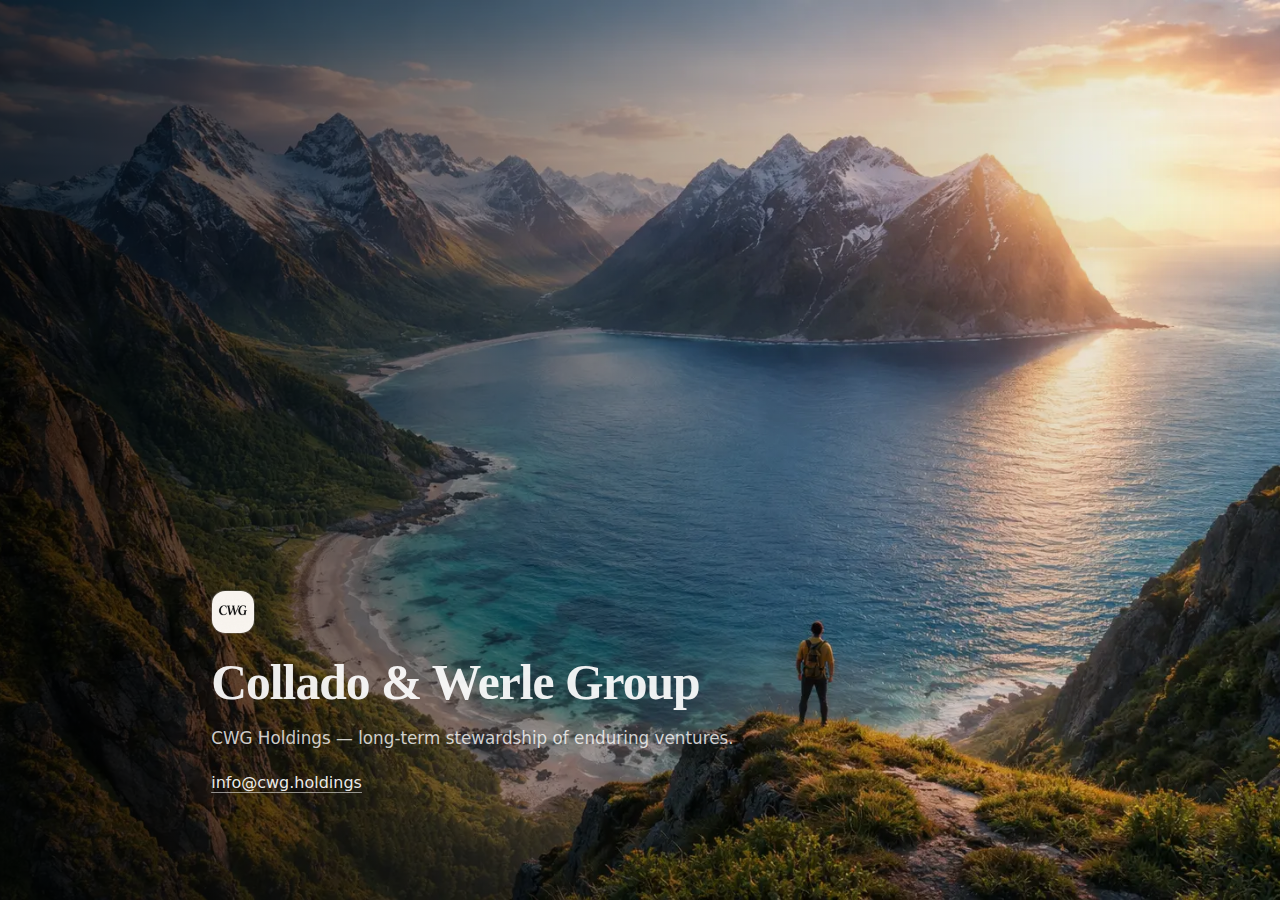
<file: index.html>
<!DOCTYPE html>
<html lang="en">
<head>
  <meta charset="utf-8">
  <meta name="viewport" content="width=device-width, initial-scale=1">
  <title>Collado &amp; Werle Group</title>
  <meta name="description" content="CWG Holdings — long-term stewardship of enduring ventures.">
  <meta name="robots" content="index, follow">
  <link rel="canonical" href="https://cwg.holdings/">
  <link rel="icon" href="favicon.ico" sizes="any">
  <link rel="icon" type="image/png" sizes="32x32" href="favicon-32.png">
  <link rel="icon" type="image/png" sizes="16x16" href="favicon-16.png">
  <link rel="apple-touch-icon" sizes="180x180" href="apple-touch-icon.png">
  <link rel="manifest" href="site.webmanifest">
  <meta property="og:type" content="website">
  <meta property="og:title" content="Collado &amp; Werle Group">
  <meta property="og:description" content="CWG Holdings — long-term stewardship of enduring ventures.">
  <meta property="og:url" content="https://cwg.holdings/">
  <meta property="og:image" content="https://cwg.holdings/assets/logo-icon.png">
  <meta property="og:image:type" content="image/png">
  <meta property="og:image:width" content="1024">
  <meta property="og:image:height" content="1024">
  <meta property="og:site_name" content="Collado &amp; Werle Group">
  <meta property="og:locale" content="en_US">
  <meta name="twitter:card" content="summary_large_image">
  <meta name="twitter:title" content="Collado &amp; Werle Group">
  <meta name="twitter:description" content="CWG Holdings — long-term stewardship of enduring ventures.">
  <meta name="twitter:image" content="https://cwg.holdings/assets/logo-icon.png">
  <meta name="twitter:image:alt" content="CWG Holdings wordmark">
  <meta name="theme-color" content="#050607">
  <script type="application/ld+json">
    {
      "@context": "https://schema.org",
      "@type": "Organization",
      "name": "Collado & Werle Group",
      "alternateName": "CWG Holdings",
      "url": "https://cwg.holdings/",
      "logo": "https://cwg.holdings/assets/logo-icon.png",
      "email": "info@cwg.holdings"
    }
  </script>
  <script async src="https://www.googletagmanager.com/gtag/js?id=G-7RQ8D4DSMR"></script>
  <script>
    window.dataLayer = window.dataLayer || [];
    function gtag(){dataLayer.push(arguments);}
    gtag('js', new Date());
    gtag('config', 'G-7RQ8D4DSMR');
  </script>
  <link rel="stylesheet" href="assets/site.css">
</head>
<body class="page-home">
  <a class="skip-link" href="#main">Skip to content</a>

  <main id="main" class="home">
    <div class="container home-inner">
      <div class="home-content">
        <picture class="home-mark" aria-hidden="true">
          <source srcset="assets/logo-icon.webp" type="image/webp">
          <img src="assets/logo-icon-256.png" width="44" height="44" alt="">
        </picture>

        <h1 class="home-title">Collado &amp; Werle Group</h1>
        <p class="home-lead">CWG Holdings — long-term stewardship of enduring ventures.</p>

        <nav class="home-links" aria-label="Primary">
          <a href="mailto:info@cwg.holdings">info@cwg.holdings</a>
        </nav>
      </div>
    </div>
  </main>
</body>
</html>
</file>
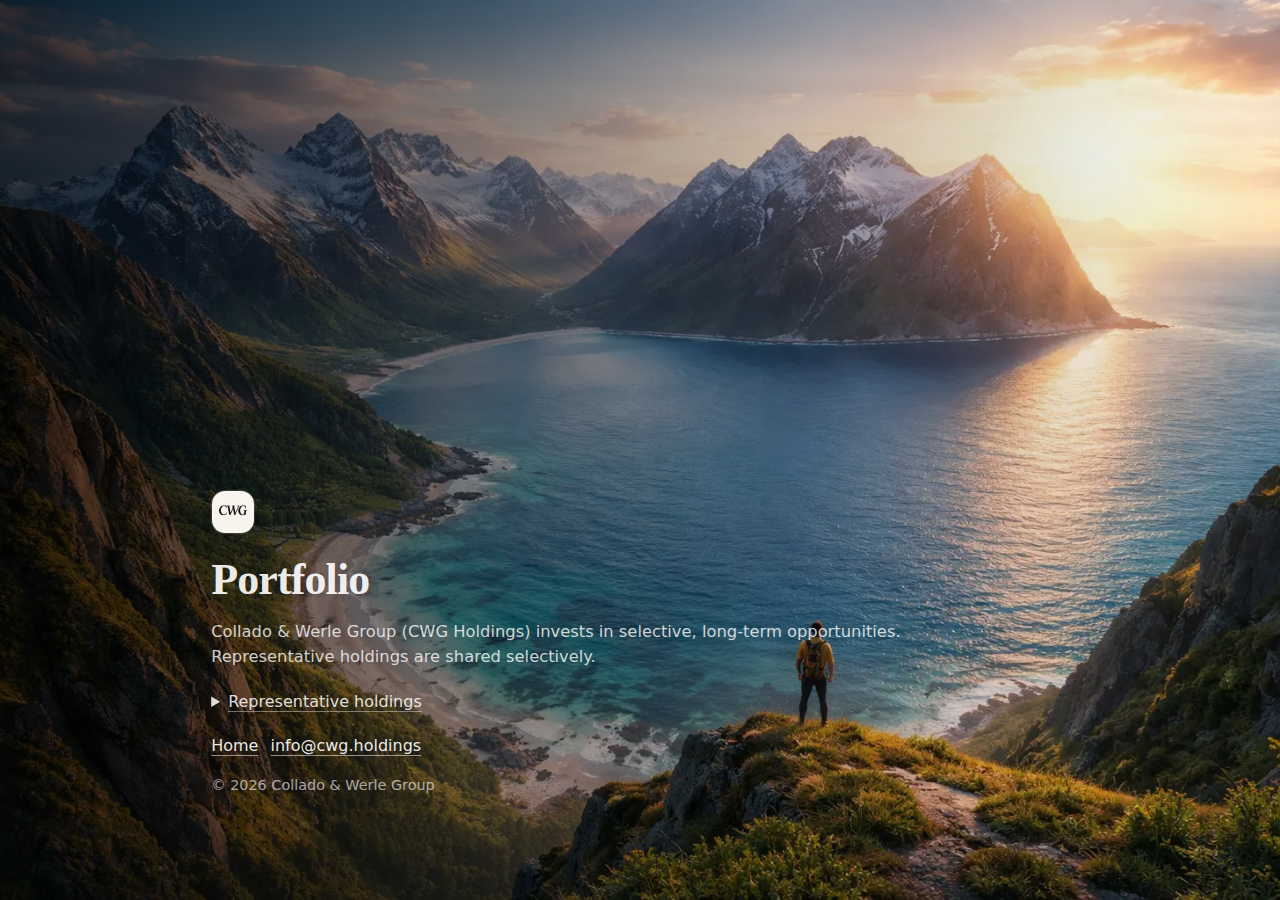
<file: portfolio.html>
<!DOCTYPE html>
<html lang="en">
<head>
  <meta charset="utf-8">
  <meta name="viewport" content="width=device-width, initial-scale=1">
  <title>Portfolio | Collado &amp; Werle Group</title>
  <meta name="description" content="Representative portfolio of Collado &amp; Werle Group (CWG Holdings).">
  <meta name="robots" content="index, follow">
  <link rel="canonical" href="https://cwg.holdings/portfolio.html">
  <link rel="icon" href="favicon.ico" sizes="any">
  <link rel="icon" type="image/png" sizes="32x32" href="favicon-32.png">
  <link rel="icon" type="image/png" sizes="16x16" href="favicon-16.png">
  <link rel="apple-touch-icon" sizes="180x180" href="apple-touch-icon.png">
  <link rel="manifest" href="site.webmanifest">
  <meta property="og:type" content="website">
  <meta property="og:title" content="Portfolio | Collado &amp; Werle Group">
  <meta property="og:description" content="Representative portfolio of Collado &amp; Werle Group (CWG Holdings).">
  <meta property="og:url" content="https://cwg.holdings/portfolio.html">
  <meta property="og:image" content="https://cwg.holdings/assets/logo-icon.png">
  <meta property="og:image:type" content="image/png">
  <meta property="og:image:width" content="1024">
  <meta property="og:image:height" content="1024">
  <meta property="og:site_name" content="Collado &amp; Werle Group">
  <meta property="og:locale" content="en_US">
  <meta name="twitter:card" content="summary_large_image">
  <meta name="twitter:title" content="Portfolio | Collado &amp; Werle Group">
  <meta name="twitter:description" content="Representative portfolio of Collado &amp; Werle Group (CWG Holdings).">
  <meta name="twitter:image" content="https://cwg.holdings/assets/logo-icon.png">
  <meta name="twitter:image:alt" content="CWG Holdings wordmark">
  <meta name="theme-color" content="#050607">
  <link rel="stylesheet" href="assets/site.css">
</head>
<body class="page-portfolio">
  <a class="skip-link" href="#main">Skip to content</a>

  <main id="main" class="portfolio">
    <div class="container portfolio-inner">
      <div class="portfolio-content">
        <picture class="home-mark" aria-hidden="true">
          <source srcset="assets/logo-icon.webp" type="image/webp">
          <img src="assets/logo-icon-256.png" width="44" height="44" alt="">
        </picture>

        <h1 id="portfolio-title" class="portfolio-title">Portfolio</h1>
        <p class="portfolio-lead">
          Collado &amp; Werle Group (CWG Holdings) invests in selective, long-term opportunities. Representative holdings are
          shared selectively.
        </p>

        <details class="portfolio-details">
          <summary>Representative holdings</summary>
          <ul class="portfolio-list">
            <li class="portfolio-item">
              <h2>Holding name</h2>
              <p>Brief positioning statement or focus area.</p>
              <p class="portfolio-meta">Technology / Services · Growth / Operating · Sponsor / Operator</p>
            </li>
            <li class="portfolio-item">
              <h2>Holding name</h2>
              <p>Brief positioning statement or focus area.</p>
              <p class="portfolio-meta">Real assets · Core / Value-Add · Principal / Co-investor</p>
            </li>
            <li class="portfolio-item">
              <h2>Holding name</h2>
              <p>Brief positioning statement or focus area.</p>
              <p class="portfolio-meta">Operating company · Established · Majority / Control</p>
            </li>
          </ul>
        </details>

        <nav class="portfolio-links" aria-label="Primary">
          <a href="index.html">Home</a>
          <a href="mailto:info@cwg.holdings">info@cwg.holdings</a>
        </nav>

        <p class="portfolio-footnote">&copy; 2026 Collado &amp; Werle Group</p>
      </div>
    </div>
  </main>
</body>
</html>
</file>
<file: assets/site.css>
:root {
  color-scheme: light;
  --bg: #fbf7f1;
  --text: #181512;
  --muted: rgba(24, 21, 18, 0.72);
  --border: rgba(24, 21, 18, 0.14);
  --surface: rgba(255, 255, 255, 0.70);
  --accent: #805c2a;
  --radius: 16px;
  --max: 960px;
  --ring: rgba(128, 92, 42, 0.35);
  --font-sans: ui-sans-serif, system-ui, -apple-system, Segoe UI, Roboto, Helvetica, Arial, "Apple Color Emoji",
    "Segoe UI Emoji";
  --font-serif: ui-serif, Georgia, "Times New Roman", Times, serif;
}

* {
  box-sizing: border-box;
}

html {
  scroll-behavior: smooth;
}

body {
  margin: 0;
  min-height: 100vh;
  display: flex;
  flex-direction: column;
  font-family: var(--font-sans);
  line-height: 1.55;
  color: var(--text);
  background: var(--bg);
}

img {
  max-width: 100%;
  height: auto;
}

a {
  color: inherit;
  text-decoration: none;
}

a:hover {
  text-decoration: underline;
}

:focus-visible {
  outline: 3px solid var(--ring);
  outline-offset: 3px;
  border-radius: 10px;
}

.skip-link {
  position: absolute;
  top: 0.75rem;
  left: 0.75rem;
  padding: 0.55rem 0.8rem;
  border-radius: 999px;
  background: #fffdf9;
  border: 1px solid var(--border);
  transform: translateY(-200%);
  transition: transform 180ms ease;
  z-index: 100;
  text-decoration: none;
}

.skip-link:focus {
  transform: translateY(0);
}

.container {
  width: 100%;
  max-width: var(--max);
  margin-inline: auto;
  padding-inline: clamp(1.5rem, 4vw, 4rem);
}

.site-main {
  flex: 1;
}

.page-home,
.page-portfolio {
  color-scheme: dark;
  color: rgba(255, 255, 255, 0.92);
  background-color: #050607;
  background-repeat: no-repeat;
  background-size: cover;
  background-position: 66% 35%;
  background-image: linear-gradient(
      90deg,
      rgba(0, 0, 0, 0.72) 0%,
      rgba(0, 0, 0, 0.42) 38%,
      rgba(0, 0, 0, 0.18) 64%,
      rgba(0, 0, 0, 0.0) 100%
    ),
    url("./background.jpg");
}

@supports (background-image: image-set(url("./background.webp") type("image/webp"))) {
  .page-home,
  .page-portfolio {
    background-image: linear-gradient(
        90deg,
        rgba(0, 0, 0, 0.72) 0%,
        rgba(0, 0, 0, 0.42) 38%,
        rgba(0, 0, 0, 0.18) 64%,
        rgba(0, 0, 0, 0.0) 100%
      ),
      image-set(url("./background.webp") type("image/webp"), url("./background.jpg") type("image/jpeg"));
  }
}

.page-home a,
.page-portfolio a {
  text-decoration-color: rgba(255, 255, 255, 0.52);
}

.page-home .skip-link,
.page-portfolio .skip-link {
  border-color: rgba(255, 255, 255, 0.26);
}

.home {
  flex: 1;
  display: flex;
  align-items: flex-end;
  padding: clamp(2rem, 7vw, 4.5rem) 0 clamp(3.25rem, 10vw, 6.5rem);
}

.home-inner {
  width: 100%;
}

.home-content {
  display: grid;
  gap: 0.9rem;
  max-width: 42rem;
}

.home-mark img {
  width: 44px;
  height: 44px;
  border-radius: 14px;
  border: 1px solid rgba(255, 255, 255, 0.16);
  background: rgba(0, 0, 0, 0.20);
}

.home-title {
  margin: 0;
  font-family: var(--font-serif);
  font-weight: 650;
  font-size: clamp(2.2rem, 4.2vw, 3.1rem);
  line-height: 1.1;
  letter-spacing: -0.02em;
}

.home-lead {
  margin: 0;
  max-width: 60ch;
  font-size: 1.05rem;
  color: rgba(255, 255, 255, 0.78);
}

.home-links {
  display: flex;
  flex-wrap: wrap;
  gap: 0.75rem;
  margin-top: 0.35rem;
}

.home-links a {
  color: rgba(255, 255, 255, 0.92);
  text-decoration: underline;
  text-decoration-color: rgba(255, 255, 255, 0.52);
  text-underline-offset: 0.28em;
}

.home-links a:hover {
  text-decoration-color: rgba(255, 255, 255, 0.92);
}

.portfolio {
  flex: 1;
  display: flex;
  align-items: flex-end;
  padding: clamp(2rem, 7vw, 4.5rem) 0 clamp(3.25rem, 10vw, 6.5rem);
}

.portfolio-content {
  display: grid;
  gap: 0.9rem;
  max-width: 46rem;
}

.portfolio-title {
  margin: 0;
  font-family: var(--font-serif);
  font-weight: 650;
  font-size: clamp(2.05rem, 3.8vw, 2.75rem);
  line-height: 1.1;
  letter-spacing: -0.02em;
}

.portfolio-lead {
  margin: 0;
  max-width: 70ch;
  font-size: 1.02rem;
  color: rgba(255, 255, 255, 0.78);
}

.portfolio-details {
  margin-top: 0.35rem;
}

.portfolio-details summary {
  cursor: pointer;
  color: rgba(255, 255, 255, 0.86);
  text-decoration: underline;
  text-decoration-color: rgba(255, 255, 255, 0.40);
  text-underline-offset: 0.28em;
  width: fit-content;
}

.portfolio-details[open] summary {
  margin-bottom: 0.85rem;
}

.portfolio-list {
  margin: 0;
  padding: 0;
  list-style: none;
  display: grid;
  gap: 0.85rem;
}

.portfolio-item {
  padding: 1rem 1.1rem;
  border-radius: 14px;
  border: 1px solid rgba(255, 255, 255, 0.16);
  background: rgba(0, 0, 0, 0.30);
  backdrop-filter: blur(10px);
}

.portfolio-item h2 {
  margin: 0 0 0.35rem;
  font-size: 1.02rem;
  letter-spacing: 0.08em;
  text-transform: uppercase;
}

.portfolio-item p {
  margin: 0;
  color: rgba(255, 255, 255, 0.80);
}

.portfolio-meta {
  margin-top: 0.65rem;
  font-size: 0.9rem;
  color: rgba(255, 255, 255, 0.70);
}

.portfolio-links {
  display: flex;
  flex-wrap: wrap;
  gap: 0.75rem;
  margin-top: 0.35rem;
}

.portfolio-links a {
  color: rgba(255, 255, 255, 0.92);
  text-decoration: underline;
  text-decoration-color: rgba(255, 255, 255, 0.52);
  text-underline-offset: 0.28em;
}

.portfolio-links a:hover {
  text-decoration-color: rgba(255, 255, 255, 0.92);
}

.portfolio-footnote {
  margin: 0;
  font-size: 0.9rem;
  color: rgba(255, 255, 255, 0.62);
}

@media (max-width: 720px) {
  .page-home,
  .page-portfolio {
    background-position: center;
    background-image: linear-gradient(
        180deg,
        rgba(0, 0, 0, 0.04) 0%,
        rgba(0, 0, 0, 0.55) 70%,
        rgba(0, 0, 0, 0.72) 100%
      ),
      url("./background.jpg");
  }

  @supports (background-image: image-set(url("./background.webp") type("image/webp"))) {
    .page-home,
    .page-portfolio {
      background-image: linear-gradient(
          180deg,
          rgba(0, 0, 0, 0.04) 0%,
          rgba(0, 0, 0, 0.55) 70%,
          rgba(0, 0, 0, 0.72) 100%
        ),
        image-set(url("./background.webp") type("image/webp"), url("./background.jpg") type("image/jpeg"));
    }
  }

  .home {
    align-items: flex-end;
    padding: clamp(2.4rem, 10vw, 4.6rem) 0 clamp(3.9rem, 14vw, 7.25rem);
  }

  .portfolio {
    align-items: flex-end;
    padding: clamp(2.4rem, 10vw, 4.6rem) 0 clamp(3.9rem, 14vw, 7.25rem);
  }
}

.section {
  padding: clamp(2rem, 5vw, 3rem) 0;
}

.section-tight {
  padding-top: clamp(1.25rem, 4vw, 2rem);
}

.page-title {
  margin: 0;
  font-family: var(--font-serif);
  font-weight: 650;
  font-size: clamp(1.75rem, 3vw, 2.2rem);
  line-height: 1.15;
}

.lead {
  margin: 0;
  max-width: 70ch;
  font-size: 1.02rem;
  color: var(--muted);
}

.stack {
  display: grid;
  gap: 1rem;
}

.list {
  margin: 0;
  padding: 0;
  list-style: none;
  display: grid;
  gap: 0.9rem;
}

.item {
  padding: 1.15rem 1.2rem;
  border: 1px solid var(--border);
  border-radius: var(--radius);
  background: var(--surface);
}

.item h2 {
  margin: 0 0 0.35rem;
  font-size: 1.05rem;
  letter-spacing: 0.08em;
  text-transform: uppercase;
}

.item p {
  margin: 0;
  color: var(--muted);
}

.meta {
  margin: 0.85rem 0 0;
  display: grid;
  gap: 0.65rem;
  font-size: 0.9rem;
}

.meta div {
  display: grid;
  gap: 0.15rem;
}

.meta dt {
  font-size: 0.72rem;
  letter-spacing: 0.16em;
  text-transform: uppercase;
  color: rgba(24, 21, 18, 0.55);
}

.meta dd {
  margin: 0;
  color: rgba(24, 21, 18, 0.88);
  font-weight: 550;
}

.note {
  margin: 0;
  max-width: 70ch;
  font-size: 0.9rem;
  color: var(--muted);
}

@media (prefers-reduced-motion: reduce) {
  html {
    scroll-behavior: auto;
  }

  .skip-link {
    transition: none;
  }
}
</file>
